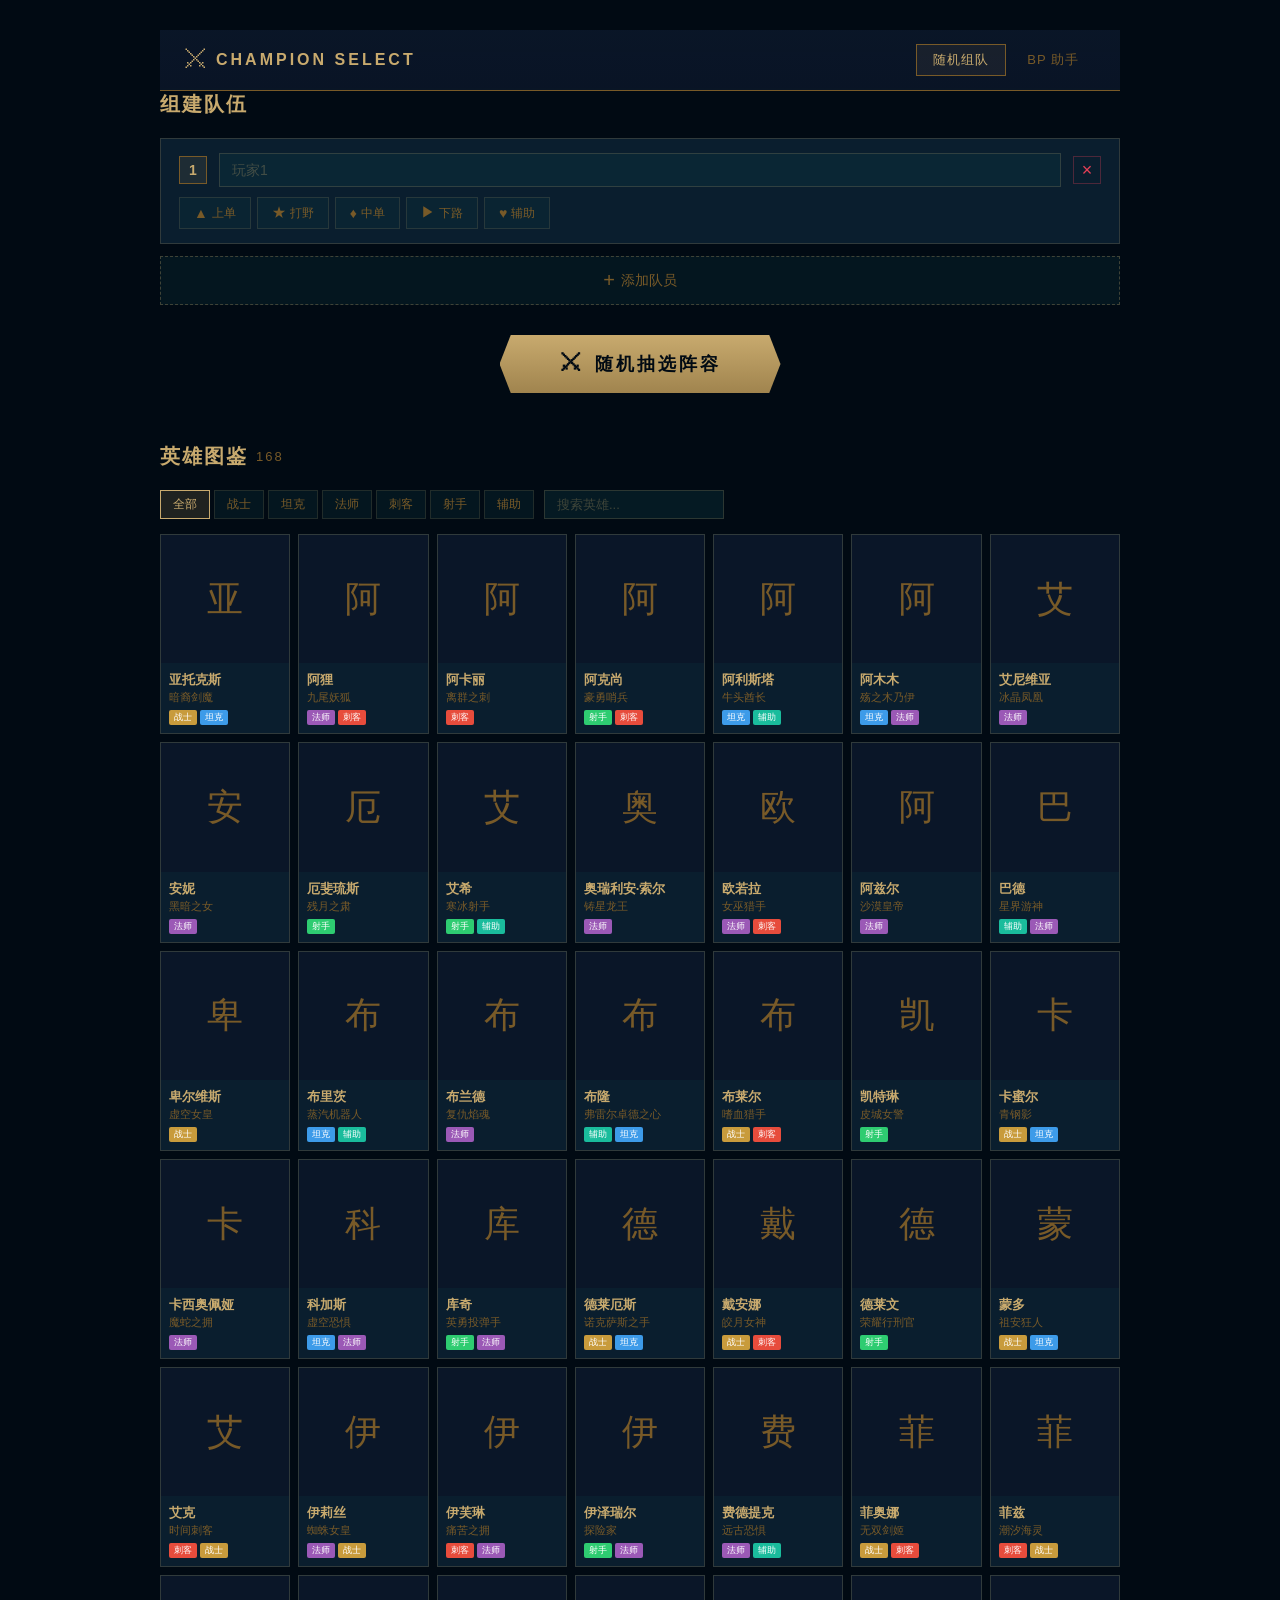
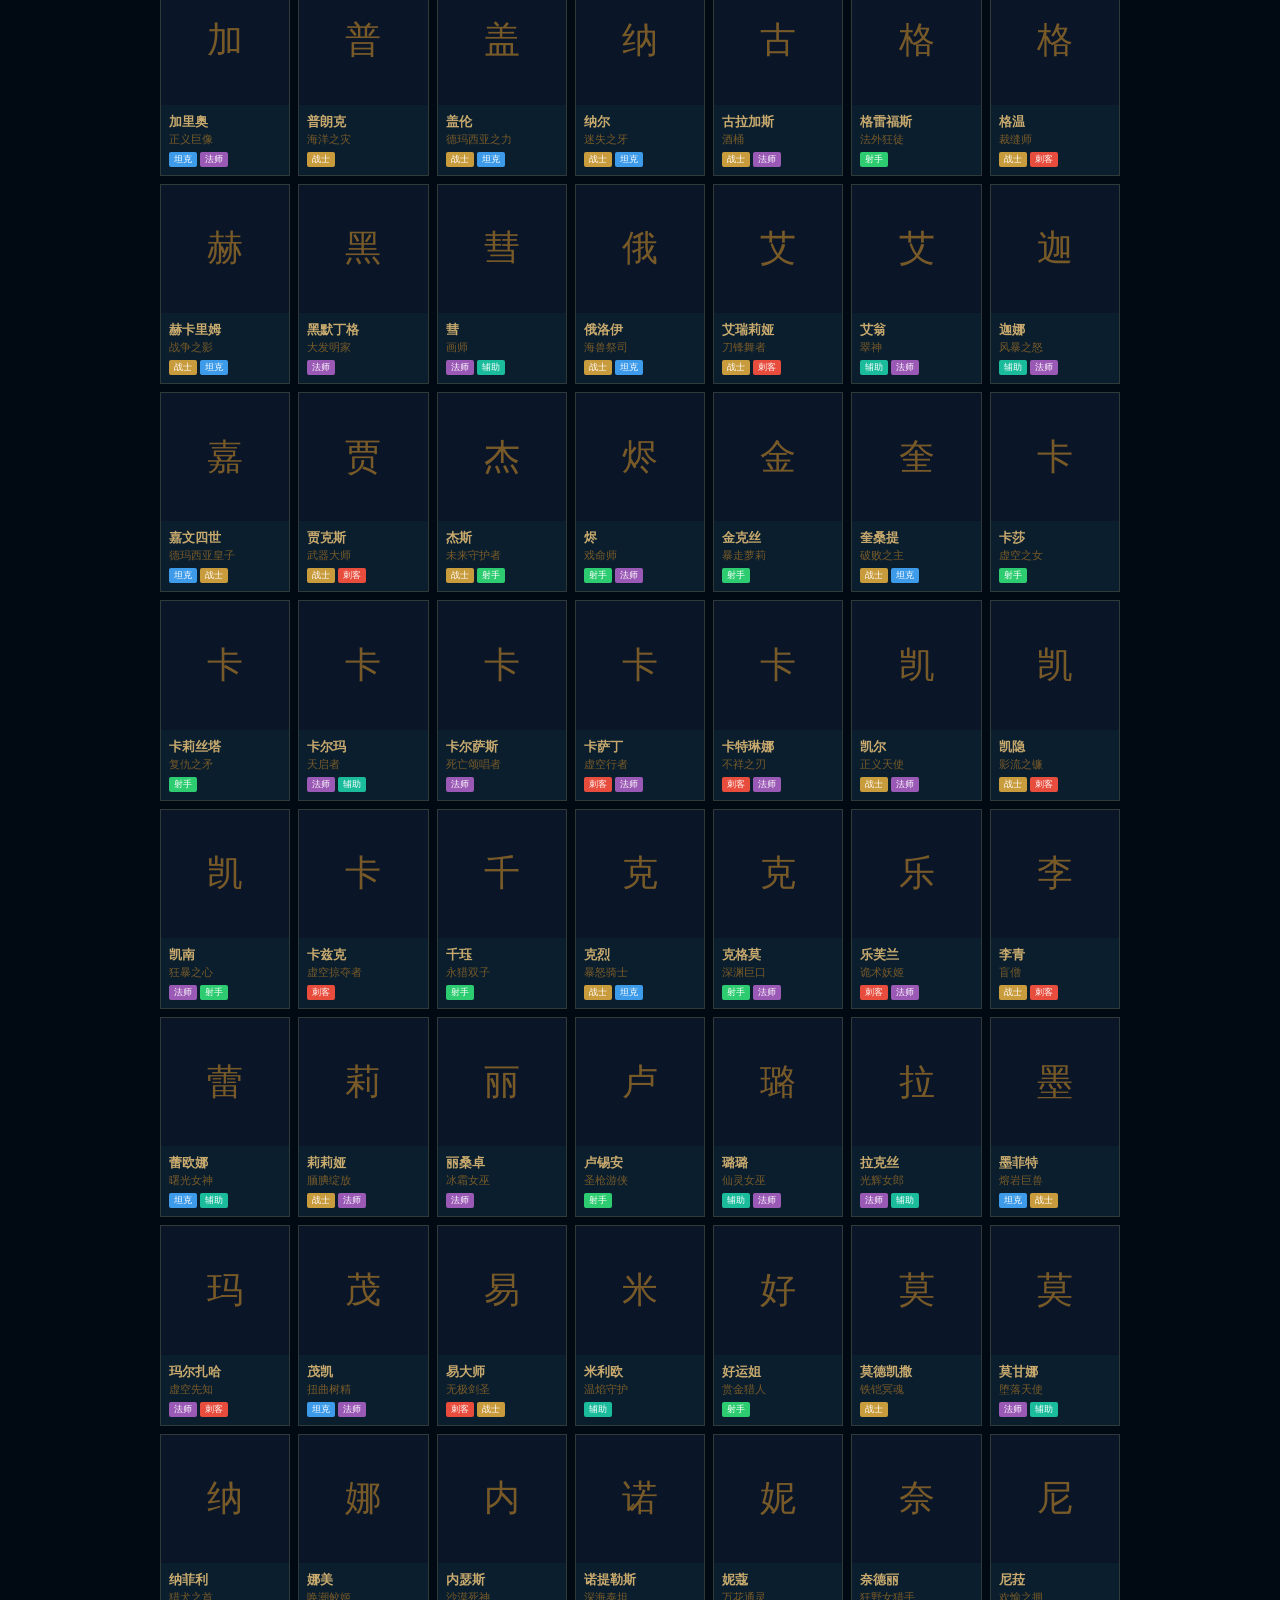
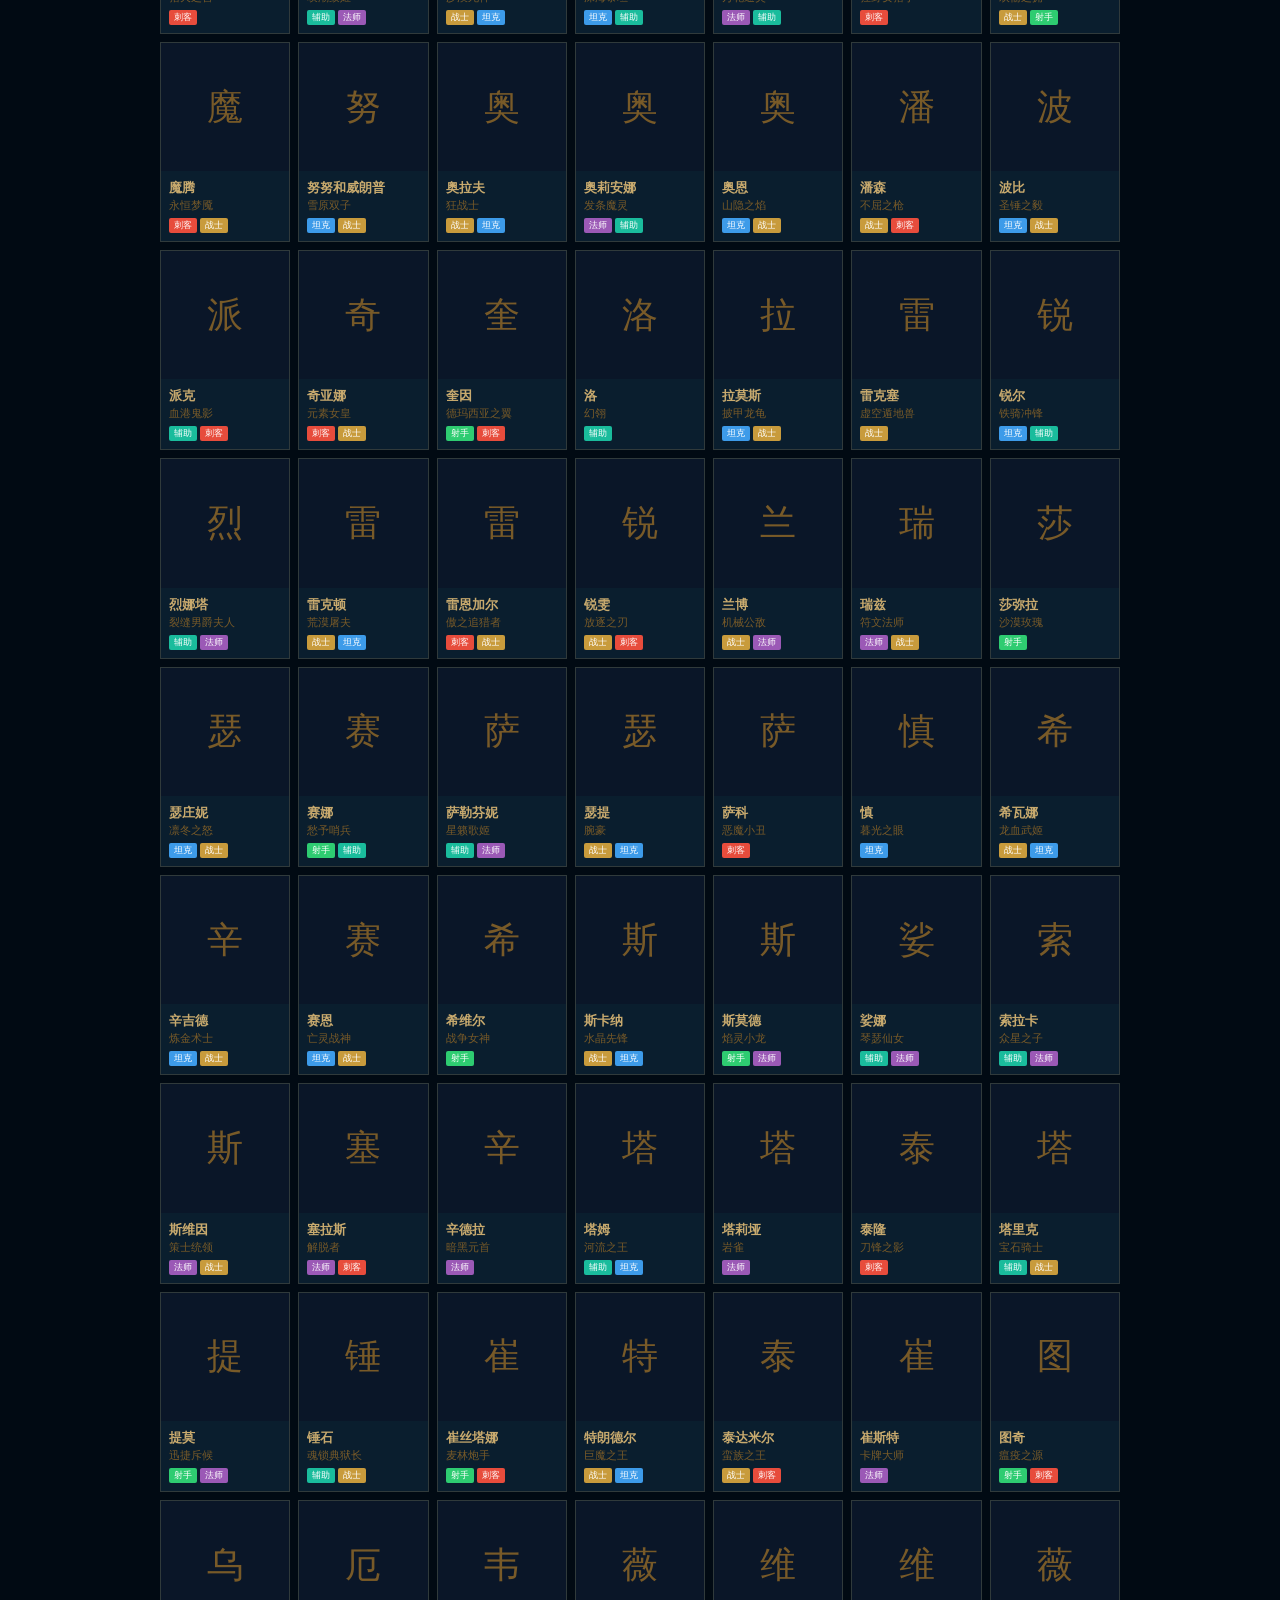
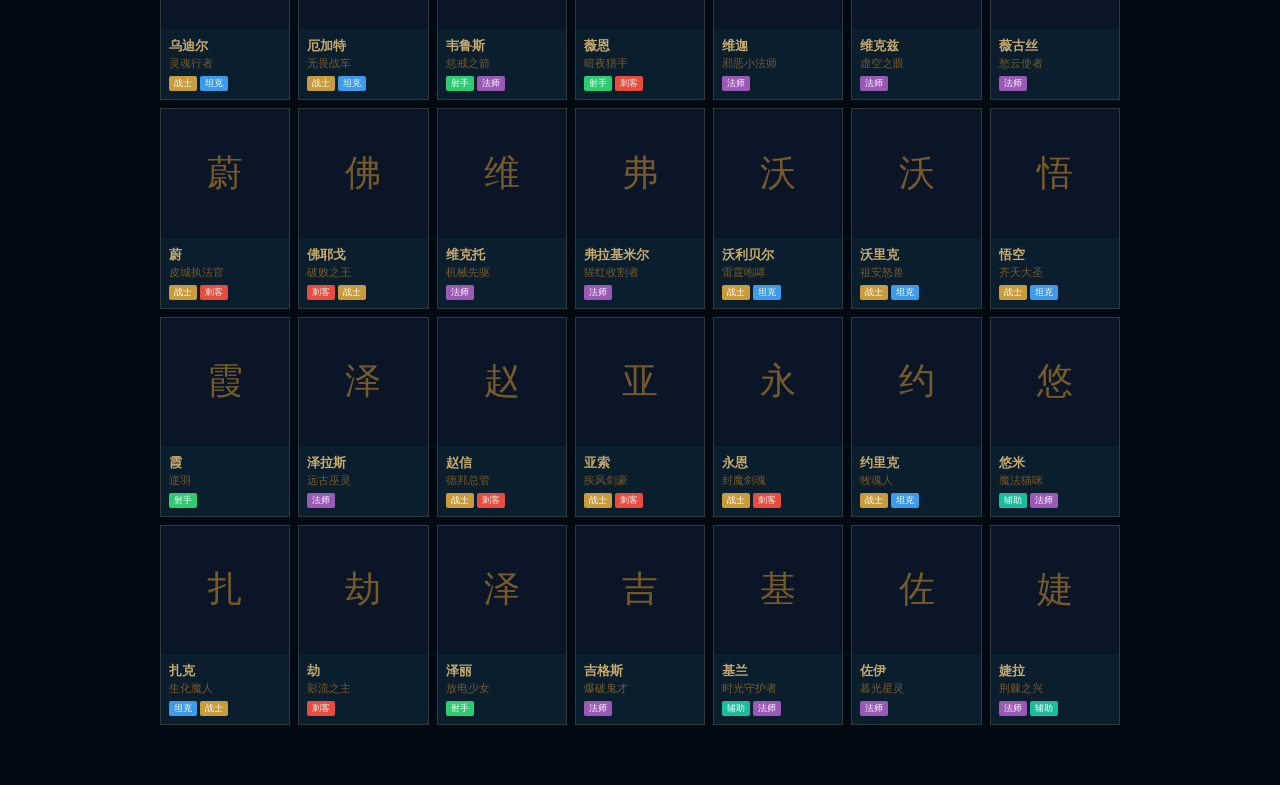
<file: index.html>
<!DOCTYPE html>
<html lang="zh-CN">
<head>
    <meta charset="UTF-8">
    <meta name="viewport" content="width=device-width, initial-scale=1.0">
    <title>LOL 英雄随机组队 - 选到什么玩什么</title>
    <link rel="stylesheet" href="style.css">
</head>
<body>

<!-- 开场动画 -->
<div id="intro" class="intro">
    <div class="intro-inner">
        <svg class="intro-sword" viewBox="0 0 60 120" width="50" height="100">
            <polygon points="30,0 36,70 30,80 24,70" fill="#c8aa6e"/>
            <polygon points="15,68 45,68 45,74 15,74" fill="#a0844e"/>
            <polygon points="26,74 34,74 32,100 28,100" fill="#785a28"/>
        </svg>
        <div class="intro-title">CHAMPION SELECT</div>
        <div class="intro-sub">选到什么玩什么</div>
    </div>
</div>

<!-- 主页面 -->
<div id="app" class="app">
    <header class="top-bar">
        <div class="brand">
            <span class="brand-icon">&#9876;</span>
            <span class="brand-text">CHAMPION SELECT</span>
        </div>
        <nav class="top-nav">
            <a href="index.html" class="nav-link active">随机组队</a>
            <a href="bp.html" class="nav-link">BP 助手</a>
        </nav>
    </header>

    <!-- 队伍编辑区 -->
    <section class="team-setup">
        <h2 class="section-title">组建队伍</h2>
        <div class="team-slots" id="team-slots">
            <!-- JS 动态生成 -->
        </div>
        <div class="team-actions">
            <button class="add-player-btn" id="add-player-btn" onclick="addPlayer()">
                <span>+</span> 添加队员
            </button>
        </div>
    </section>

    <!-- 开始抽选 -->
    <section class="roll-section">
        <button class="roll-btn" id="roll-btn" onclick="rollTeam()">
            <span class="roll-icon">&#9876;</span>
            随机抽选阵容
        </button>
    </section>

    <!-- 结果展示 -->
    <section class="result-section" id="result-section" style="display:none">
        <h2 class="section-title">阵容结果</h2>
        <div class="result-cards" id="result-cards"></div>
        <div class="result-actions">
            <button class="reroll-btn" onclick="rollTeam()">重新抽选</button>
        </div>
    </section>

    <!-- 英雄图鉴 -->
    <section class="roster-section">
        <div class="roster-header">
            <h2 class="section-title">英雄图鉴 <span id="roster-count" class="count-badge"></span></h2>
            <div class="roster-controls">
                <div class="filter-group" id="filter-group">
                    <button class="filter-btn active" data-role="all" onclick="filterRole('all')">全部</button>
                    <button class="filter-btn" data-role="fighter" onclick="filterRole('fighter')">战士</button>
                    <button class="filter-btn" data-role="tank" onclick="filterRole('tank')">坦克</button>
                    <button class="filter-btn" data-role="mage" onclick="filterRole('mage')">法师</button>
                    <button class="filter-btn" data-role="assassin" onclick="filterRole('assassin')">刺客</button>
                    <button class="filter-btn" data-role="marksman" onclick="filterRole('marksman')">射手</button>
                    <button class="filter-btn" data-role="support" onclick="filterRole('support')">辅助</button>
                </div>
                <input type="text" id="search-input" class="search-input" placeholder="搜索英雄..." oninput="renderRoster()">
            </div>
        </div>
        <div id="roster-grid" class="roster-grid"></div>
    </section>
</div>

<script src="champions.js"></script>
<script src="app.js"></script>
</body>
</html>
</file>
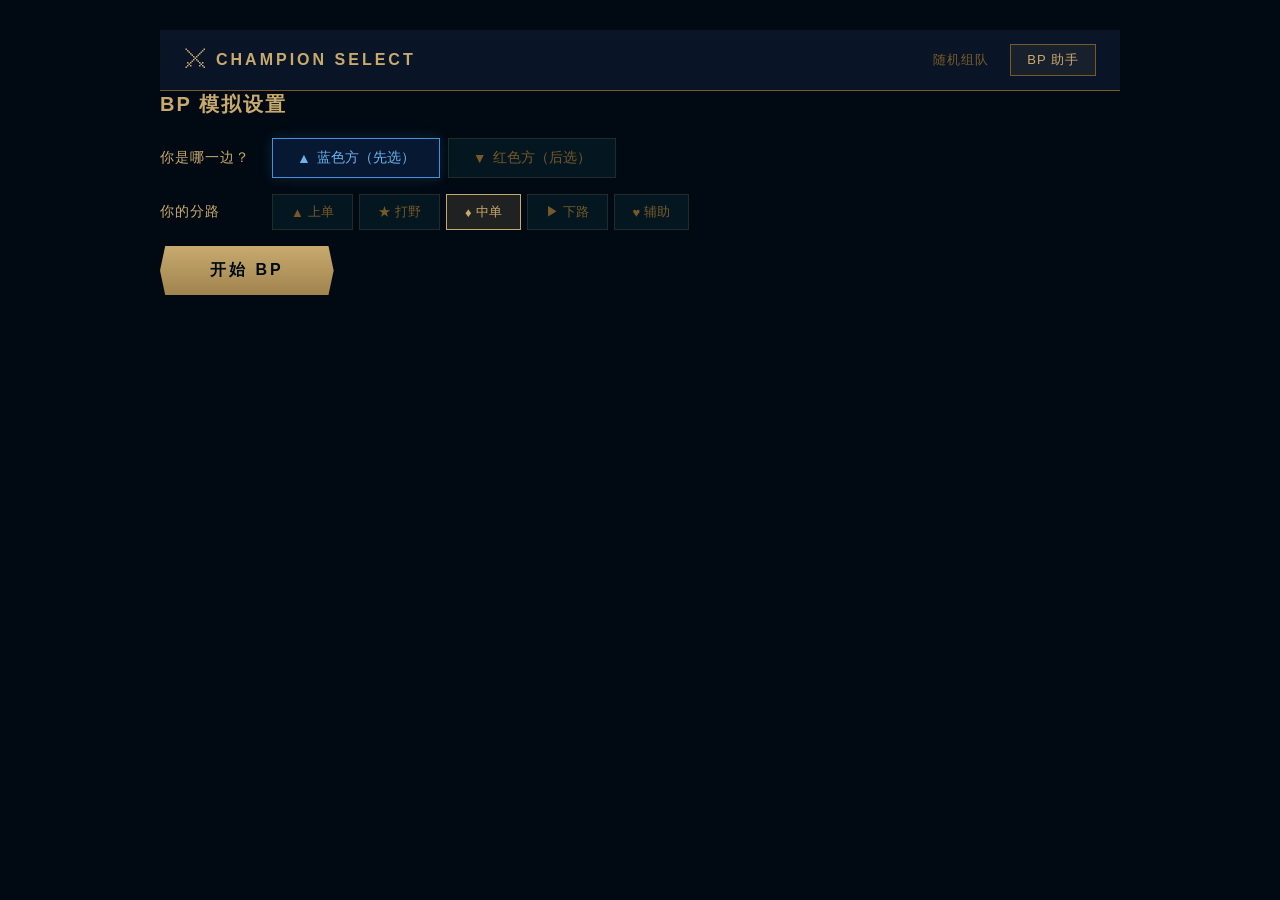
<file: bp.html>
<!DOCTYPE html>
<html lang="zh-CN">
<head>
    <meta charset="UTF-8">
    <meta name="viewport" content="width=device-width, initial-scale=1.0">
    <title>LOL BP 助手 - 模拟 Ban/Pick</title>
    <link rel="stylesheet" href="style.css">
    <link rel="stylesheet" href="bp.css">
</head>
<body>

<div id="app" class="app">
    <header class="top-bar">
        <div class="brand">
            <span class="brand-icon">&#9876;</span>
            <span class="brand-text">CHAMPION SELECT</span>
        </div>
        <nav class="top-nav">
            <a href="index.html" class="nav-link">随机组队</a>
            <a href="bp.html" class="nav-link active">BP 助手</a>
        </nav>
    </header>

    <!-- 设置面板（选边 + 分路） -->
    <section class="bp-setup" id="bp-setup">
        <h2 class="section-title">BP 模拟设置</h2>
        <div class="setup-row">
            <span class="setup-label">你是哪一边？</span>
            <div class="side-btns">
                <button class="side-btn blue-side active" onclick="setSide('blue')">
                    <span class="side-icon">&#9650;</span> 蓝色方（先选）
                </button>
                <button class="side-btn red-side" onclick="setSide('red')">
                    <span class="side-icon">&#9660;</span> 红色方（后选）
                </button>
            </div>
        </div>
        <div class="setup-row">
            <span class="setup-label">你的分路</span>
            <div class="setup-lanes" id="setup-lanes"></div>
        </div>
        <div class="setup-row">
            <button class="start-bp-btn" onclick="startBP()">开始 BP</button>
        </div>
    </section>

    <!-- BP 流程面板 -->
    <section class="bp-flow" id="bp-flow" style="display:none">
        <!-- 顶部 Ban 区 -->
        <div class="bp-ban-bar">
            <div class="ban-group blue-bans" id="blue-bans"></div>
            <div class="ban-divider">BAN</div>
            <div class="ban-group red-bans" id="red-bans"></div>
        </div>

        <!-- 中间选人区 -->
        <div class="bp-pick-area">
            <div class="pick-column blue-column">
                <h3 class="col-title blue-title">蓝色方</h3>
                <div class="pick-list" id="blue-picks"></div>
            </div>
            <div class="pick-center">
                <div class="phase-info" id="phase-info">Ban 阶段</div>
                <div class="step-info" id="step-info"></div>
                <div class="step-actions" id="step-actions"></div>
                <!-- 推荐区 -->
                <div class="rec-section" id="rec-section" style="display:none">
                    <h4 class="rec-title">推荐选择</h4>
                    <div class="rec-list" id="rec-list"></div>
                </div>
                <div class="rec-section" id="ban-rec-section" style="display:none">
                    <h4 class="rec-title">推荐 Ban</h4>
                    <div class="rec-list" id="ban-rec-list"></div>
                </div>
            </div>
            <div class="pick-column red-column">
                <h3 class="col-title red-title">红色方</h3>
                <div class="pick-list" id="red-picks"></div>
            </div>
        </div>

        <!-- 底部操作 -->
        <div class="bp-bottom-bar">
            <button class="bp-ctrl-btn" onclick="undoStep()">&#8592; 撤销</button>
            <button class="bp-ctrl-btn" onclick="resetBP()">重置 BP</button>
        </div>
    </section>

    <!-- 英雄选择器弹窗 -->
    <div class="champ-picker-overlay" id="champ-picker" style="display:none">
        <div class="champ-picker-panel">
            <div class="picker-header">
                <h3 class="picker-title" id="picker-title">选择英雄</h3>
                <input type="text" class="picker-search" id="picker-search" placeholder="搜索英雄..." oninput="filterPicker()">
                <button class="picker-close" onclick="closePicker()">&times;</button>
            </div>
            <div class="picker-lane-filter" id="picker-lane-filter"></div>
            <div class="picker-grid" id="picker-grid"></div>
        </div>
    </div>
</div>

<script src="champions.js"></script>
<script src="meta.js"></script>
<script src="bp.js"></script>
</body>
</html>
</file>
<file: style.css>
* { margin: 0; padding: 0; box-sizing: border-box; }

:root {
    --gold: #c8aa6e;
    --gold-dark: #785a28;
    --gold-light: #f0e6d2;
    --blue-dark: #010a13;
    --blue-mid: #0a1628;
    --blue-surface: #0a1e2e;
    --teal: #0ac8b9;
    --red: #e84057;
    --border: rgba(200,170,110,0.2);
}

body {
    font-family: 'Segoe UI', 'Microsoft YaHei', sans-serif;
    background: var(--blue-dark);
    color: var(--gold-light);
    min-height: 100vh;
}

/* ===================== 开场动画 ===================== */
.intro {
    position: fixed;
    inset: 0;
    z-index: 9999;
    background: var(--blue-dark);
    display: flex;
    align-items: center;
    justify-content: center;
    transition: opacity 0.8s ease;
}
.intro.fade-out { opacity: 0; pointer-events: none; }

.intro-inner { text-align: center; animation: introIn 1s ease; }

@keyframes introIn {
    from { opacity: 0; transform: translateY(20px) scale(0.9); }
    to { opacity: 1; transform: translateY(0) scale(1); }
}

.intro-sword { animation: swordGlow 2s ease infinite alternate; }
@keyframes swordGlow {
    from { filter: drop-shadow(0 0 10px rgba(200,170,110,0.3)); }
    to { filter: drop-shadow(0 0 25px rgba(200,170,110,0.7)); }
}

.intro-title {
    font-size: 36px;
    color: var(--gold);
    letter-spacing: 10px;
    font-weight: bold;
    margin-top: 20px;
    text-shadow: 0 0 30px rgba(200,170,110,0.3);
}
.intro-sub {
    font-size: 16px;
    color: var(--gold-dark);
    letter-spacing: 6px;
    margin-top: 8px;
}

/* ===================== 顶栏 ===================== */
.top-bar {
    display: flex;
    justify-content: space-between;
    align-items: center;
    padding: 14px 24px;
    background: linear-gradient(180deg, rgba(10,22,40,0.98), rgba(10,22,40,0.9));
    border-bottom: 1px solid var(--gold-dark);
    position: sticky;
    top: 0;
    z-index: 100;
}
.brand { display: flex; align-items: center; gap: 8px; }
.brand-icon { font-size: 24px; color: var(--gold); }
.brand-text { font-size: 16px; color: var(--gold); letter-spacing: 3px; font-weight: bold; }
.top-hint { font-size: 12px; color: var(--gold-dark); letter-spacing: 1px; }
.top-nav { display: flex; gap: 4px; }
.nav-link {
    padding: 6px 16px;
    color: var(--gold-dark);
    text-decoration: none;
    font-size: 13px;
    letter-spacing: 1px;
    border: 1px solid transparent;
    transition: all 0.2s;
}
.nav-link:hover { color: var(--gold); border-color: rgba(200,170,110,0.3); }
.nav-link.active {
    color: var(--gold);
    border-color: var(--gold-dark);
    background: rgba(200,170,110,0.08);
}

/* ===================== 通用 ===================== */
.section-title {
    color: var(--gold);
    font-size: 20px;
    letter-spacing: 2px;
    margin-bottom: 20px;
    display: flex;
    align-items: center;
    gap: 8px;
}
.count-badge {
    font-size: 13px;
    color: var(--gold-dark);
    font-weight: normal;
}

.app { max-width: 1000px; margin: 0 auto; padding: 30px 20px 60px; }

/* ===================== 队伍编辑 ===================== */
.team-setup { margin-bottom: 30px; }

.team-slots {
    display: flex;
    flex-direction: column;
    gap: 12px;
}

.player-slot {
    background: var(--blue-surface);
    border: 1px solid var(--border);
    padding: 14px 18px;
    animation: fadeSlideIn 0.3s ease both;
    transition: border-color 0.3s;
}
.player-slot:hover { border-color: rgba(200,170,110,0.4); }

@keyframes fadeSlideIn {
    from { opacity: 0; transform: translateX(-20px); }
    to { opacity: 1; transform: translateX(0); }
}

.slot-header {
    display: flex;
    align-items: center;
    gap: 12px;
    margin-bottom: 10px;
}
.slot-num {
    width: 28px;
    height: 28px;
    display: flex;
    align-items: center;
    justify-content: center;
    background: rgba(200,170,110,0.1);
    border: 1px solid var(--gold-dark);
    color: var(--gold);
    font-size: 14px;
    font-weight: bold;
    flex-shrink: 0;
}

.player-name-input {
    flex: 1;
    background: rgba(10,50,60,0.4);
    border: 1px solid rgba(200,170,110,0.2);
    color: var(--gold-light);
    padding: 8px 12px;
    font-size: 14px;
    outline: none;
    transition: border-color 0.3s;
}
.player-name-input::placeholder { color: rgba(200,170,110,0.3); }
.player-name-input:focus { border-color: var(--gold); }

.remove-btn {
    background: none;
    border: 1px solid rgba(232,64,87,0.3);
    color: var(--red);
    width: 28px;
    height: 28px;
    font-size: 18px;
    cursor: pointer;
    display: flex;
    align-items: center;
    justify-content: center;
    transition: all 0.2s;
    flex-shrink: 0;
}
.remove-btn:hover { background: rgba(232,64,87,0.1); border-color: var(--red); }

.lane-select {
    display: flex;
    gap: 6px;
    flex-wrap: wrap;
}

.lane-btn {
    display: flex;
    align-items: center;
    gap: 4px;
    padding: 6px 14px;
    background: rgba(10,50,60,0.3);
    border: 1px solid rgba(200,170,110,0.15);
    color: var(--gold-dark);
    font-size: 13px;
    cursor: pointer;
    transition: all 0.2s;
}
.lane-btn:hover:not(.taken):not(.selected) {
    border-color: var(--gold);
    color: var(--gold);
}
.lane-btn.selected {
    background: rgba(200,170,110,0.15);
    border-color: var(--gold);
    color: var(--gold);
    box-shadow: 0 0 10px rgba(200,170,110,0.15);
}
.lane-btn.taken {
    opacity: 0.3;
    cursor: not-allowed;
}
.lane-icon { font-size: 14px; }
.lane-name { font-size: 12px; }

.team-actions { margin-top: 12px; }

.add-player-btn {
    width: 100%;
    padding: 12px;
    background: rgba(10,50,60,0.3);
    border: 1px dashed rgba(200,170,110,0.3);
    color: var(--gold-dark);
    font-size: 14px;
    cursor: pointer;
    display: flex;
    align-items: center;
    justify-content: center;
    gap: 6px;
    transition: all 0.3s;
}
.add-player-btn:hover {
    border-color: var(--gold);
    color: var(--gold);
    background: rgba(200,170,110,0.05);
}
.add-player-btn span { font-size: 20px; }

/* ===================== 抽选按钮 ===================== */
.roll-section { text-align: center; margin: 30px 0; }

.roll-btn {
    padding: 16px 60px;
    background: linear-gradient(180deg, var(--gold) 0%, #a0844e 100%);
    border: none;
    color: var(--blue-dark);
    font-size: 18px;
    font-weight: bold;
    letter-spacing: 3px;
    cursor: pointer;
    transition: all 0.3s;
    clip-path: polygon(4% 0, 96% 0, 100% 50%, 96% 100%, 4% 100%, 0 50%);
    display: inline-flex;
    align-items: center;
    gap: 10px;
}
.roll-btn:hover { transform: scale(1.05); box-shadow: 0 0 30px rgba(200,170,110,0.3); }
.roll-icon { font-size: 22px; }

/* ===================== 结果展示 ===================== */
.result-section { margin-bottom: 50px; }

.result-cards {
    display: flex;
    gap: 12px;
    flex-wrap: wrap;
    justify-content: center;
}

.result-card {
    width: 180px;
    opacity: 0;
    transform: rotateY(90deg) scale(0.8);
    transition: all 0.6s cubic-bezier(0.175, 0.885, 0.32, 1.275);
}
.result-card.revealed {
    opacity: 1;
    transform: rotateY(0) scale(1);
}

.rcard-inner {
    background: linear-gradient(180deg, var(--blue-surface), #05101a);
    border: 1px solid var(--gold-dark);
    overflow: hidden;
    position: relative;
}

.rcard-lane {
    display: flex;
    align-items: center;
    justify-content: center;
    gap: 5px;
    padding: 8px;
    background: rgba(200,170,110,0.08);
    border-bottom: 1px solid var(--border);
    font-size: 13px;
    color: var(--gold);
    letter-spacing: 2px;
}
.rcard-lane-icon { font-size: 14px; }

.rcard-splash {
    width: 100%;
    height: 140px;
    display: flex;
    align-items: center;
    justify-content: center;
    background: radial-gradient(circle, rgba(200,170,110,0.05) 0%, transparent 70%);
    overflow: hidden;
}
.rcard-splash img {
    width: 120px;
    height: 120px;
    object-fit: cover;
    border-radius: 50%;
    border: 2px solid var(--gold-dark);
    box-shadow: 0 0 20px rgba(200,170,110,0.2);
}

.rcard-info {
    padding: 12px;
    text-align: center;
}
.rcard-champion {
    font-size: 18px;
    color: var(--gold);
    font-weight: bold;
    letter-spacing: 1px;
}
.rcard-subtitle {
    font-size: 12px;
    color: var(--gold-dark);
    margin-top: 2px;
}
.rcard-roles {
    display: flex;
    gap: 4px;
    justify-content: center;
    margin-top: 8px;
    flex-wrap: wrap;
}

.role-tag {
    font-size: 10px;
    padding: 2px 8px;
    color: #fff;
    border-radius: 2px;
    letter-spacing: 1px;
}

.rcard-player {
    padding: 10px;
    border-top: 1px solid var(--border);
    text-align: center;
    background: rgba(10,200,185,0.03);
}
.rcard-player-label {
    font-size: 10px;
    color: var(--gold-dark);
    letter-spacing: 2px;
    display: block;
    margin-bottom: 2px;
}
.rcard-player-name {
    font-size: 15px;
    color: var(--teal);
    font-weight: bold;
    letter-spacing: 1px;
}

.result-actions { text-align: center; margin-top: 20px; }

.reroll-btn {
    padding: 10px 35px;
    background: transparent;
    border: 1px solid var(--gold);
    color: var(--gold);
    font-size: 14px;
    cursor: pointer;
    letter-spacing: 2px;
    transition: all 0.3s;
}
.reroll-btn:hover { background: rgba(200,170,110,0.1); }

/* ===================== 英雄图鉴 ===================== */
.roster-section { margin-top: 50px; }

.roster-header { margin-bottom: 15px; }

.roster-controls {
    display: flex;
    flex-wrap: wrap;
    gap: 10px;
    align-items: center;
    margin-top: 12px;
}

.filter-group {
    display: flex;
    gap: 4px;
    flex-wrap: wrap;
}

.filter-btn {
    padding: 5px 12px;
    background: rgba(10,50,60,0.3);
    border: 1px solid rgba(200,170,110,0.15);
    color: var(--gold-dark);
    font-size: 12px;
    cursor: pointer;
    transition: all 0.2s;
}
.filter-btn:hover { border-color: var(--gold); color: var(--gold); }
.filter-btn.active {
    background: rgba(200,170,110,0.15);
    border-color: var(--gold);
    color: var(--gold);
}

.search-input {
    padding: 6px 12px;
    background: rgba(10,50,60,0.4);
    border: 1px solid rgba(200,170,110,0.2);
    color: var(--gold-light);
    font-size: 13px;
    outline: none;
    width: 180px;
    transition: border-color 0.3s;
}
.search-input::placeholder { color: rgba(200,170,110,0.3); }
.search-input:focus { border-color: var(--gold); }

.roster-grid {
    display: grid;
    grid-template-columns: repeat(auto-fill, minmax(130px, 1fr));
    gap: 8px;
}

.champ-card {
    background: var(--blue-surface);
    border: 1px solid var(--border);
    overflow: hidden;
    cursor: default;
    transition: all 0.2s;
}
.champ-card:hover {
    border-color: rgba(200,170,110,0.5);
    transform: translateY(-2px);
    box-shadow: 0 4px 15px rgba(0,0,0,0.3);
}

.champ-img-wrap {
    width: 100%;
    aspect-ratio: 1;
    display: flex;
    align-items: center;
    justify-content: center;
    background: radial-gradient(circle, rgba(200,170,110,0.03) 0%, transparent 70%);
    overflow: hidden;
}
.champ-img-wrap img {
    width: 100%;
    height: 100%;
    object-fit: cover;
    transition: transform 0.3s;
}
.champ-card:hover .champ-img-wrap img { transform: scale(1.08); }

.champ-placeholder {
    width: 100%;
    height: 100%;
    display: flex;
    align-items: center;
    justify-content: center;
    font-size: 36px;
    color: var(--gold-dark);
    background: var(--blue-mid);
}

.champ-meta {
    padding: 8px;
}
.champ-name {
    font-size: 13px;
    color: var(--gold);
    font-weight: bold;
    white-space: nowrap;
    overflow: hidden;
    text-overflow: ellipsis;
}
.champ-sub {
    font-size: 11px;
    color: var(--gold-dark);
    margin-top: 1px;
    white-space: nowrap;
    overflow: hidden;
    text-overflow: ellipsis;
}
.champ-roles {
    display: flex;
    gap: 3px;
    margin-top: 5px;
    flex-wrap: wrap;
}
.mini-role {
    font-size: 9px;
    padding: 1px 5px;
    color: #fff;
    border-radius: 2px;
}

/* ===================== 响应式 ===================== */
@media (max-width: 700px) {
    .result-cards { flex-direction: column; align-items: center; }
    .result-card { width: 100%; max-width: 300px; }
    .rcard-splash { height: 120px; }
    .roster-grid { grid-template-columns: repeat(auto-fill, minmax(100px, 1fr)); }
    .top-bar { flex-direction: column; gap: 6px; }
    .roll-btn { padding: 14px 40px; font-size: 16px; }
    .lane-btn { padding: 5px 10px; }
    .intro-title { font-size: 24px; letter-spacing: 6px; }
}

@media (max-width: 400px) {
    .roster-grid { grid-template-columns: repeat(3, 1fr); }
}
</file>
<file: bp.css>
/* ===================== BP 助手样式 ===================== */

/* 导航 */
.top-nav { display: flex; gap: 4px; }
.nav-link {
    padding: 6px 16px;
    color: var(--gold-dark);
    text-decoration: none;
    font-size: 13px;
    letter-spacing: 1px;
    border: 1px solid transparent;
    transition: all 0.2s;
}
.nav-link:hover { color: var(--gold); border-color: rgba(200,170,110,0.3); }
.nav-link.active {
    color: var(--gold);
    border-color: var(--gold-dark);
    background: rgba(200,170,110,0.08);
}

/* ===== 设置面板 ===== */
.bp-setup { margin-bottom: 30px; }
.setup-row {
    margin-bottom: 16px;
    display: flex;
    flex-wrap: wrap;
    align-items: center;
    gap: 12px;
}
.setup-label {
    font-size: 14px;
    color: var(--gold);
    min-width: 100px;
    letter-spacing: 1px;
}
.side-btns { display: flex; gap: 8px; }
.side-btn {
    padding: 10px 24px;
    background: rgba(10,50,60,0.3);
    border: 1px solid rgba(200,170,110,0.15);
    color: var(--gold-dark);
    font-size: 14px;
    cursor: pointer;
    transition: all 0.2s;
    display: flex; align-items: center; gap: 6px;
}
.side-btn:hover { border-color: var(--gold); color: var(--gold); }
.side-btn.active.blue-side {
    background: rgba(30,80,180,0.2);
    border-color: #4a90d9;
    color: #6cb4ee;
    box-shadow: 0 0 12px rgba(74,144,217,0.2);
}
.side-btn.active.red-side {
    background: rgba(180,40,40,0.2);
    border-color: var(--red);
    color: #f06070;
    box-shadow: 0 0 12px rgba(232,64,87,0.2);
}

.setup-lanes { display: flex; gap: 6px; flex-wrap: wrap; }
.setup-lane-btn {
    padding: 8px 18px;
    background: rgba(10,50,60,0.3);
    border: 1px solid rgba(200,170,110,0.15);
    color: var(--gold-dark);
    font-size: 13px;
    cursor: pointer;
    transition: all 0.2s;
    display: flex; align-items: center; gap: 4px;
}
.setup-lane-btn:hover { border-color: var(--gold); color: var(--gold); }
.setup-lane-btn.active {
    background: rgba(200,170,110,0.15);
    border-color: var(--gold);
    color: var(--gold);
}

.start-bp-btn {
    padding: 14px 50px;
    background: linear-gradient(180deg, var(--gold) 0%, #a0844e 100%);
    border: none;
    color: var(--blue-dark);
    font-size: 16px;
    font-weight: bold;
    letter-spacing: 3px;
    cursor: pointer;
    transition: all 0.3s;
    clip-path: polygon(3% 0, 97% 0, 100% 50%, 97% 100%, 3% 100%, 0 50%);
}
.start-bp-btn:hover { transform: scale(1.05); box-shadow: 0 0 25px rgba(200,170,110,0.3); }

/* ===== BP 流程 ===== */
.bp-flow { animation: fadeSlideIn 0.4s ease; }

/* Ban 区 */
.bp-ban-bar {
    display: flex;
    align-items: center;
    gap: 12px;
    justify-content: center;
    padding: 16px 0;
    margin-bottom: 16px;
    border-bottom: 1px solid var(--border);
}
.ban-group { display: flex; gap: 4px; }
.ban-divider {
    font-size: 12px;
    color: var(--red);
    letter-spacing: 3px;
    font-weight: bold;
    padding: 0 12px;
}

.ban-slot {
    width: 44px; height: 44px;
    position: relative;
    display: flex;
    align-items: center;
    justify-content: center;
    border: 1px solid rgba(100,40,40,0.4);
    background: rgba(30,10,10,0.4);
    overflow: hidden;
    transition: all 0.3s;
}
.ban-slot img {
    width: 100%; height: 100%;
    object-fit: cover;
    filter: grayscale(0.6) brightness(0.5);
}
.ban-slot .ban-x {
    position: absolute;
    font-size: 18px;
    color: var(--red);
    font-weight: bold;
    text-shadow: 0 0 6px rgba(232,64,87,0.5);
}
.ban-slot .ban-label {
    position: absolute;
    bottom: 0;
    width: 100%;
    font-size: 7px;
    color: #999;
    text-align: center;
    background: rgba(0,0,0,0.7);
    padding: 1px 0;
}
.ban-slot.active-slot {
    border-color: var(--red);
    box-shadow: 0 0 10px rgba(232,64,87,0.3);
    animation: slotPulse 1.5s ease infinite;
}
.ban-slot .ban-placeholder { color: rgba(232,64,87,0.5); font-size: 16px; }

@keyframes slotPulse {
    0%, 100% { box-shadow: 0 0 8px rgba(200,170,110,0.2); }
    50% { box-shadow: 0 0 16px rgba(200,170,110,0.5); }
}

/* Pick 区 */
.bp-pick-area {
    display: grid;
    grid-template-columns: 1fr 280px 1fr;
    gap: 16px;
    align-items: start;
}

.col-title {
    font-size: 13px;
    letter-spacing: 2px;
    text-align: center;
    margin-bottom: 10px;
    padding-bottom: 8px;
    border-bottom: 1px solid var(--border);
}
.blue-title { color: #6cb4ee; }
.red-title { color: #f06070; }

.pick-list { display: flex; flex-direction: column; gap: 6px; }

.pick-slot {
    display: flex;
    align-items: center;
    gap: 10px;
    padding: 10px 12px;
    background: var(--blue-surface);
    border: 1px solid var(--border);
    min-height: 56px;
    transition: all 0.3s;
}
.pick-slot.empty { justify-content: center; }
.pick-slot.active-slot {
    border-color: var(--gold);
    box-shadow: 0 0 10px rgba(200,170,110,0.2);
    animation: slotPulse 1.5s ease infinite;
}
.pick-slot img {
    width: 40px; height: 40px;
    border-radius: 50%;
    border: 2px solid var(--gold-dark);
    object-fit: cover;
    flex-shrink: 0;
}
.blue-pick-filled { border-left: 3px solid #4a90d9; }
.red-pick-filled { border-left: 3px solid var(--red); }

.pick-info { flex: 1; min-width: 0; }
.pick-name { display: block; font-size: 14px; color: var(--gold); font-weight: bold; }
.pick-sub { display: block; font-size: 11px; color: var(--gold-dark); }
.pick-tier { font-size: 13px; font-weight: bold; flex-shrink: 0; }
.pick-placeholder { font-size: 12px; color: rgba(200,170,110,0.25); }

.pick-slot.filled { animation: pickReveal 0.4s ease; }
@keyframes pickReveal {
    from { opacity: 0; transform: translateX(-10px); }
    to { opacity: 1; transform: translateX(0); }
}

/* 中间信息区 */
.pick-center {
    display: flex;
    flex-direction: column;
    align-items: center;
    gap: 12px;
}

.phase-info {
    font-size: 16px;
    font-weight: bold;
    letter-spacing: 4px;
    padding: 8px 24px;
    text-align: center;
}
.phase-info.ban-phase { color: var(--red); border: 1px solid rgba(232,64,87,0.3); background: rgba(232,64,87,0.05); }
.phase-info.pick-phase { color: var(--teal); border: 1px solid rgba(10,200,185,0.3); background: rgba(10,200,185,0.05); }
.phase-info.done { color: var(--gold); border: 1px solid var(--gold-dark); background: rgba(200,170,110,0.05); }

.step-info {
    font-size: 14px;
    color: var(--gold-light);
    text-align: center;
    letter-spacing: 1px;
}
.my-turn { color: var(--teal); font-weight: bold; }
.enemy-turn { color: var(--red); font-weight: bold; }

.step-actions { text-align: center; }
.select-champ-btn {
    padding: 10px 30px;
    background: rgba(10,200,185,0.1);
    border: 1px solid var(--teal);
    color: var(--teal);
    font-size: 14px;
    letter-spacing: 2px;
    cursor: pointer;
    transition: all 0.2s;
}
.select-champ-btn:hover { background: rgba(10,200,185,0.2); transform: scale(1.03); }
.enemy-select-btn {
    border-color: var(--red);
    color: var(--red);
    background: rgba(232,64,87,0.1);
}
.enemy-select-btn:hover { background: rgba(232,64,87,0.2); }

/* 分路选择按钮组 */
.lane-choose-hint {
    font-size: 13px;
    color: var(--gold-dark);
    margin-bottom: 8px;
    letter-spacing: 1px;
}
.lane-choose-bar { display: flex; gap: 6px; flex-wrap: wrap; justify-content: center; }
.lane-choose-btn {
    padding: 8px 18px;
    background: rgba(10,200,185,0.06);
    border: 1px solid rgba(10,200,185,0.3);
    color: var(--teal);
    font-size: 13px;
    cursor: pointer;
    transition: all 0.2s;
    display: flex; align-items: center; gap: 4px;
}
.lane-choose-btn:hover { background: rgba(10,200,185,0.15); transform: scale(1.05); }

.step-lane-tag {
    display: inline-block;
    padding: 2px 8px;
    background: rgba(200,170,110,0.1);
    border: 1px solid var(--gold-dark);
    color: var(--gold);
    font-size: 12px;
    margin-left: 6px;
}
.change-lane-btn {
    margin-left: 8px;
    padding: 6px 16px;
    background: transparent;
    border: 1px solid rgba(200,170,110,0.3);
    color: var(--gold-dark);
    font-size: 12px;
    cursor: pointer;
    transition: all 0.2s;
}
.change-lane-btn:hover { border-color: var(--gold); color: var(--gold); }

.pick-lane-tag {
    font-size: 11px;
    color: var(--gold-dark);
    letter-spacing: 1px;
    white-space: nowrap;
    min-width: 50px;
}

/* 推荐区 */
.rec-section {
    width: 100%;
    margin-top: 4px;
}
.rec-title {
    font-size: 12px;
    color: var(--gold);
    letter-spacing: 2px;
    margin-bottom: 8px;
    text-align: center;
}
.rec-list { display: flex; flex-direction: column; gap: 4px; }
.rec-item {
    display: flex;
    align-items: center;
    gap: 8px;
    padding: 6px 10px;
    background: rgba(10,50,60,0.3);
    border: 1px solid var(--border);
    cursor: pointer;
    transition: all 0.2s;
    font-size: 13px;
    position: relative;
}
.rec-item:hover { border-color: var(--gold); background: rgba(200,170,110,0.05); }
.rec-item img {
    width: 30px; height: 30px;
    border-radius: 50%;
    object-fit: cover;
    border: 1px solid var(--gold-dark);
}
.rec-name { color: var(--gold-light); font-weight: bold; }
.rec-tier { font-weight: bold; font-size: 12px; margin-left: auto; flex-shrink: 0; }
.rec-pick-item { flex-wrap: wrap; }
.rec-detail { flex: 1; min-width: 0; }
.rec-score { font-size: 11px; color: var(--teal); margin-left: 8px; }
.rec-tags { display: flex; gap: 3px; flex-wrap: wrap; margin-top: 2px; }

/* Tooltip 推荐理由 */
.rec-tooltip {
    display: none;
    position: absolute;
    left: 0; right: 0;
    bottom: 100%;
    margin-bottom: 4px;
    padding: 10px 12px;
    background: rgba(5,16,26,0.97);
    border: 1px solid var(--gold-dark);
    box-shadow: 0 4px 20px rgba(0,0,0,0.6);
    z-index: 50;
    font-size: 12px;
    line-height: 1.8;
    color: var(--gold-light);
}
.rec-item:hover .rec-tooltip { display: block; }
.tooltip-row {
    display: flex;
    align-items: center;
    gap: 6px;
}
.tooltip-row .tooltip-icon { flex-shrink: 0; font-size: 10px; }
.tooltip-icon.up { color: #4caf50; }
.tooltip-icon.down { color: var(--red); }
.tooltip-icon.info { color: var(--gold); }

.rec-hint { font-size: 12px; color: var(--gold-dark); text-align: center; padding: 12px; letter-spacing: 1px; }

.ctag {
    font-size: 9px;
    padding: 1px 5px;
    border-radius: 2px;
    color: #fff;
}
.ctag.strong { background: #2e7d32; }
.ctag.weak { background: #c62828; }

/* 最终分析 */
.final-analysis { width: 100%; }
.final-title { color: var(--gold); font-size: 13px; letter-spacing: 2px; margin-bottom: 8px; text-align: center; }
.final-row {
    display: flex;
    align-items: center;
    gap: 8px;
    padding: 6px 10px;
    border-bottom: 1px solid var(--border);
    flex-wrap: wrap;
}
.final-lane { font-size: 12px; color: var(--gold-dark); min-width: 48px; }
.final-champ { color: var(--gold); font-weight: bold; font-size: 13px; min-width: 60px; }
.final-tier { font-weight: bold; font-size: 12px; }
.final-vs { color: var(--gold-dark); font-size: 11px; }
.final-enemy { color: #f06070; font-size: 13px; font-weight: bold; }
.final-tags { display: flex; gap: 3px; flex-wrap: wrap; width: 100%; margin-top: 4px; }

/* 底部控制 */
.bp-bottom-bar {
    display: flex;
    justify-content: center;
    gap: 12px;
    margin-top: 24px;
    padding-top: 16px;
    border-top: 1px solid var(--border);
}
.bp-ctrl-btn {
    padding: 8px 24px;
    background: transparent;
    border: 1px solid rgba(200,170,110,0.3);
    color: var(--gold-dark);
    font-size: 13px;
    cursor: pointer;
    letter-spacing: 1px;
    transition: all 0.2s;
}
.bp-ctrl-btn:hover { border-color: var(--gold); color: var(--gold); }

/* ===== 英雄选择器弹窗 ===== */
.champ-picker-overlay {
    position: fixed;
    inset: 0;
    z-index: 1000;
    background: rgba(0,0,0,0.85);
    display: flex;
    align-items: center;
    justify-content: center;
}
.champ-picker-panel {
    background: var(--blue-mid);
    border: 1px solid var(--gold-dark);
    width: 90%;
    max-width: 700px;
    max-height: 80vh;
    display: flex;
    flex-direction: column;
}
.picker-header {
    display: flex;
    align-items: center;
    gap: 12px;
    padding: 14px 16px;
    border-bottom: 1px solid var(--border);
}
.picker-title { color: var(--gold); font-size: 16px; flex-shrink: 0; }
.picker-search {
    flex: 1;
    padding: 6px 12px;
    background: rgba(10,50,60,0.4);
    border: 1px solid rgba(200,170,110,0.2);
    color: var(--gold-light);
    font-size: 13px;
    outline: none;
}
.picker-search::placeholder { color: rgba(200,170,110,0.3); }
.picker-search:focus { border-color: var(--gold); }
.picker-close {
    background: none;
    border: 1px solid rgba(232,64,87,0.3);
    color: var(--red);
    width: 32px; height: 32px;
    font-size: 20px;
    cursor: pointer;
    display: flex; align-items: center; justify-content: center;
    transition: all 0.2s;
}
.picker-close:hover { background: rgba(232,64,87,0.1); border-color: var(--red); }

.picker-lane-filter {
    display: flex; gap: 4px; padding: 10px 16px;
    border-bottom: 1px solid var(--border);
    flex-wrap: wrap;
}
.picker-filter-btn {
    padding: 4px 12px;
    background: rgba(10,50,60,0.3);
    border: 1px solid rgba(200,170,110,0.15);
    color: var(--gold-dark);
    font-size: 12px;
    cursor: pointer;
    transition: all 0.2s;
}
.picker-filter-btn:hover { border-color: var(--gold); color: var(--gold); }
.picker-filter-btn.active {
    background: rgba(200,170,110,0.15);
    border-color: var(--gold);
    color: var(--gold);
}

.picker-grid {
    display: grid;
    grid-template-columns: repeat(auto-fill, minmax(80px, 1fr));
    gap: 6px;
    padding: 12px 16px;
    overflow-y: auto;
    flex: 1;
}
.picker-champ {
    display: flex;
    flex-direction: column;
    align-items: center;
    padding: 8px 4px;
    background: var(--blue-surface);
    border: 1px solid var(--border);
    cursor: pointer;
    transition: all 0.2s;
}
.picker-champ:hover:not(.used) { border-color: var(--gold); transform: translateY(-2px); }
.picker-champ.used { opacity: 0.25; cursor: not-allowed; }
.picker-champ img {
    width: 48px; height: 48px;
    border-radius: 50%;
    object-fit: cover;
    border: 1px solid var(--gold-dark);
}
.picker-champ-name {
    font-size: 10px;
    color: var(--gold-light);
    text-align: center;
    margin-top: 4px;
    white-space: nowrap;
    overflow: hidden;
    text-overflow: ellipsis;
    width: 100%;
}
.picker-champ-tier { font-size: 10px; font-weight: bold; margin-top: 2px; }

/* ===== 响应式 ===== */
@media (max-width: 700px) {
    .bp-pick-area {
        grid-template-columns: 1fr;
    }
    .pick-center { order: -1; }
    .bp-ban-bar { flex-wrap: wrap; }
    .ban-group { gap: 3px; }
    .ban-slot { width: 36px; height: 36px; }
    .setup-lane-btn { padding: 6px 12px; }
    .side-btn { padding: 8px 16px; font-size: 13px; }
}
</file>
